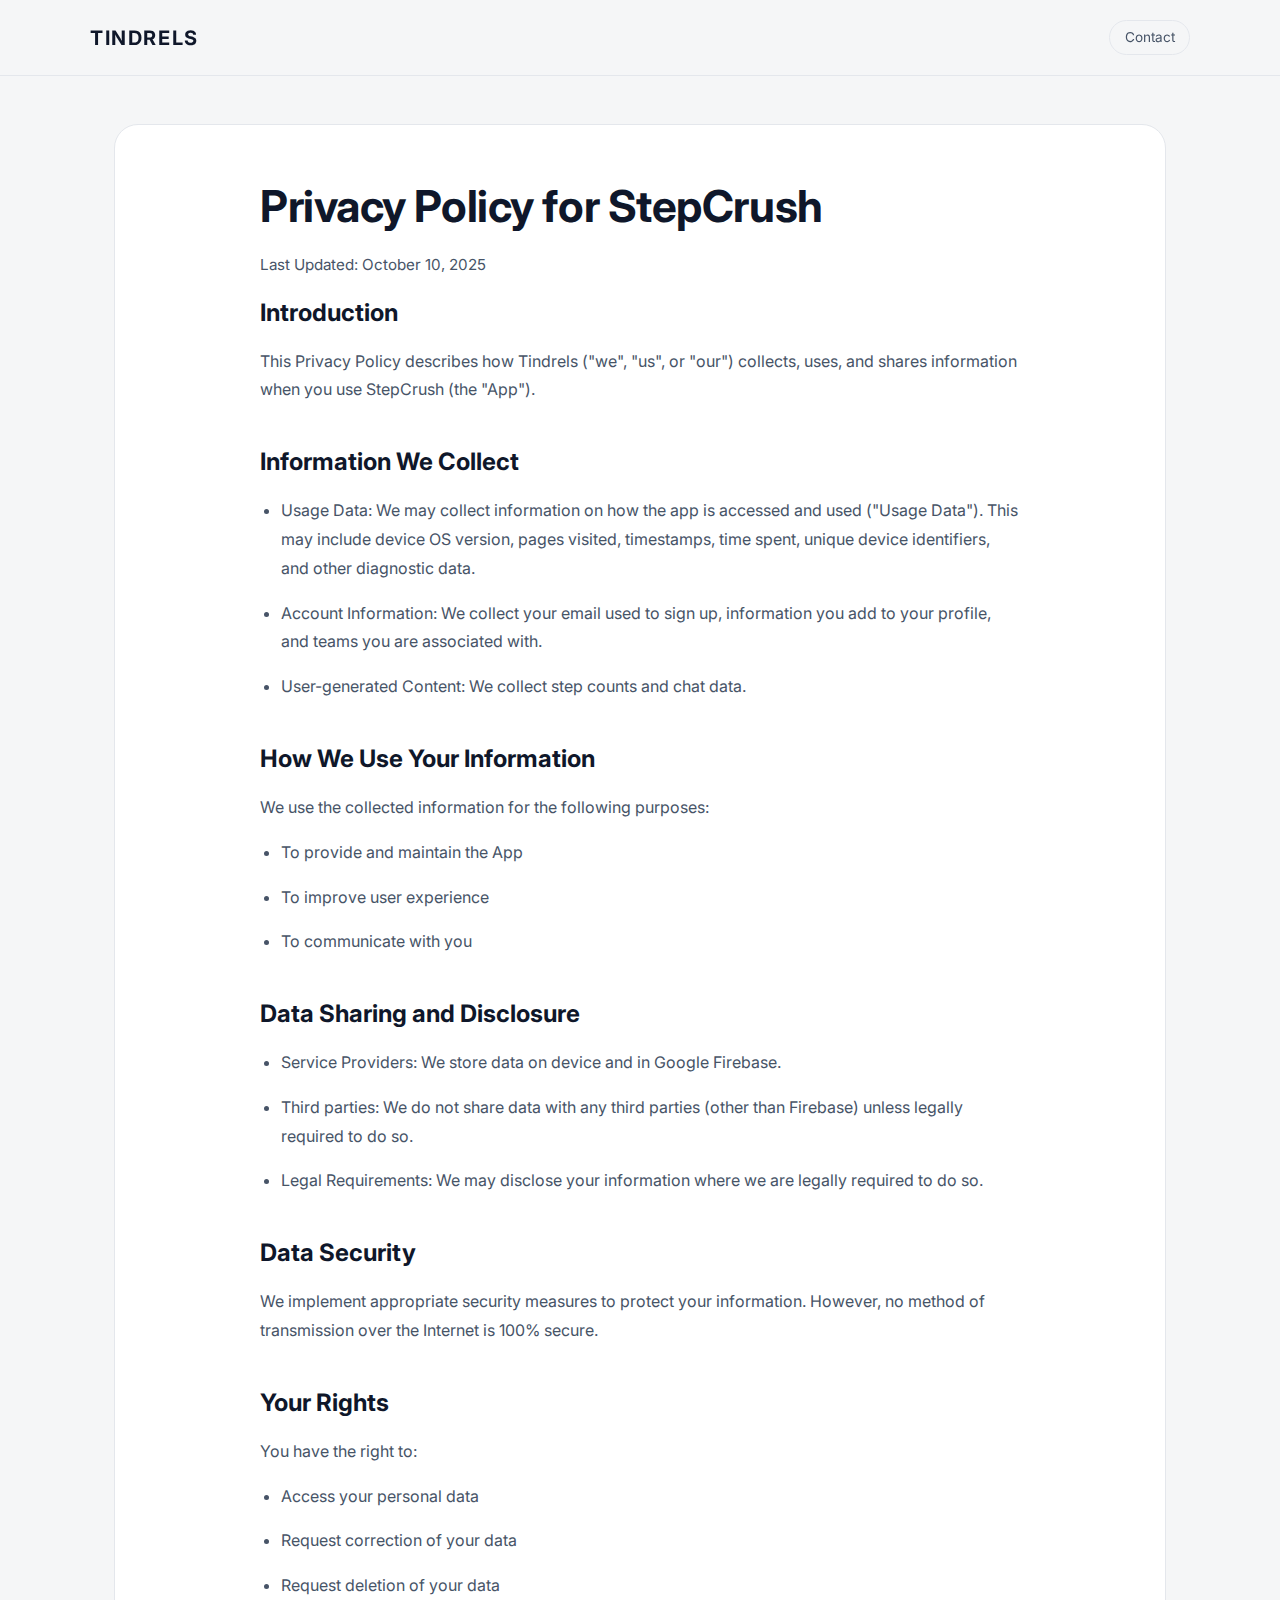
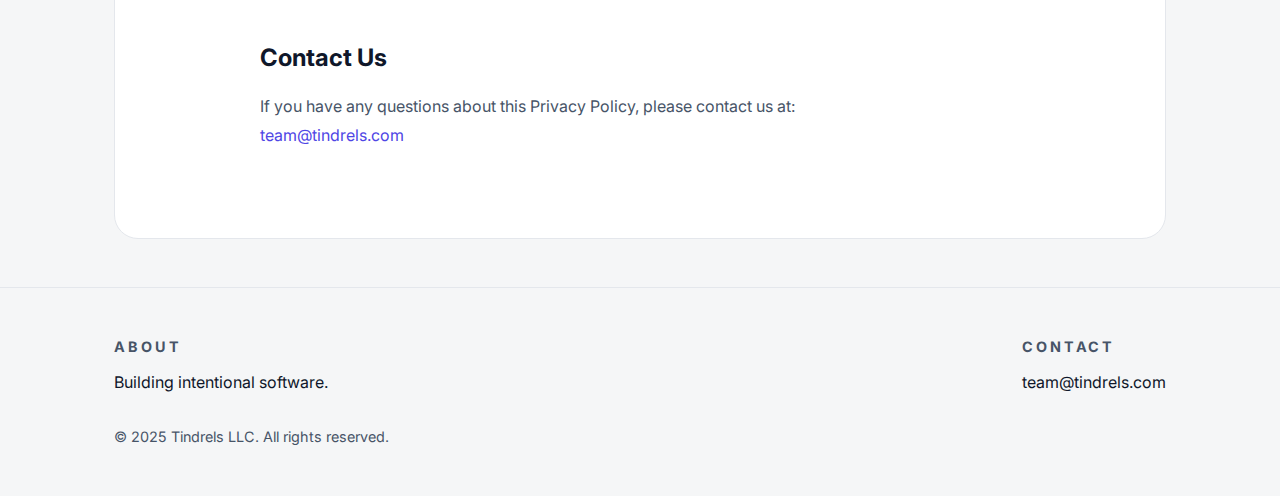
<file: privacy/osilate.html>
<!DOCTYPE html>
<html lang="en">

<head>
    <meta charset="UTF-8">
    <meta name="viewport" content="width=device-width, initial-scale=1.0">
    <meta name="description" content="Privacy Policy for StepCrush">
    <title>Privacy Policy - StepCrush | Tindrels</title>
    <link rel="stylesheet" href="../css/style.css">
    <link rel="stylesheet" href="../css/privacy.css">
</head>

<body>
    <header>
        <nav class="navbar">
            <div class="container nav-inner">
                <div class="logo">
                    <a href="../index.html">
                        <h1>Tindrels</h1>
                    </a>
                </div>
                <a class="nav-pill" href="mailto:team@tindrels.com">Contact</a>
            </div>
        </nav>
    </header>

    <main>
        <section>
            <div class="container">
                <div class="privacy-shell">
                    <article class="privacy-policy">
                        <h1>Privacy Policy for StepCrush</h1>
                        <p class="last-updated">Last Updated: October 10, 2025</p>

                        <section>
                            <h2>Introduction</h2>
                            <p>
                                This Privacy Policy describes how Tindrels ("we", "us", or "our") collects, uses,
                                and shares information when you use StepCrush (the "App").
                            </p>
                        </section>

                        <section>
                            <h2>Information We Collect</h2>
                            <ul>
                                <li>Usage Data: We may collect information on how the app is accessed and used ("Usage
                                    Data"). This may include device OS version, pages visited, timestamps, time spent,
                                    unique device identifiers, and other diagnostic data.</li>
                                <li>Account Information: We collect your email used to sign up, information you add to
                                    your profile, and teams you are associated with.</li>
                                <li>User-generated Content: We collect step counts and chat data.</li>
                            </ul>
                        </section>

                        <section>
                            <h2>How We Use Your Information</h2>
                            <p>We use the collected information for the following purposes:</p>
                            <ul>
                                <li>To provide and maintain the App</li>
                                <li>To improve user experience</li>
                                <li>To communicate with you</li>
                            </ul>
                        </section>

                        <section>
                            <h2>Data Sharing and Disclosure</h2>
                            <ul>
                                <li>Service Providers: We store data on device and in Google Firebase.</li>
                                <li>Third parties: We do not share data with any third parties (other than Firebase)
                                    unless legally required to do so.</li>
                                <li>Legal Requirements: We may disclose your information where we are legally required
                                    to do so.</li>
                            </ul>
                        </section>

                        <section>
                            <h2>Data Security</h2>
                            <p>
                                We implement appropriate security measures to protect your information.
                                However, no method of transmission over the Internet is 100% secure.
                            </p>
                        </section>

                        <section>
                            <h2>Your Rights</h2>
                            <p>You have the right to:</p>
                            <ul>
                                <li>Access your personal data</li>
                                <li>Request correction of your data</li>
                                <li>Request deletion of your data</li>
                            </ul>
                        </section>

                        <section>
                            <h2>Contact Us</h2>
                            <p>
                                If you have any questions about this Privacy Policy, please contact us at:
                                <br>
                                <a href="mailto:team@tindrels.com">team@tindrels.com</a>
                            </p>
                        </section>
                    </article>
                </div>
            </div>
        </section>
    </main>

    <footer>
        <div class="container">
            <div class="footer-content">
                <div class="footer-section">
                    <h4>About</h4>
                    <p>Building intentional software.</p>
                </div>
                <div class="footer-section">
                    <h4>Contact</h4>
                    <p>
                        <a href="mailto:team@tindrels.com">team@tindrels.com</a>
                    </p>
                </div>
            </div>
            <div class="footer-bottom">
                <p>&copy; 2025 Tindrels LLC. All rights reserved.</p>
            </div>
        </div>
    </footer>
</body>

</html>
</file>
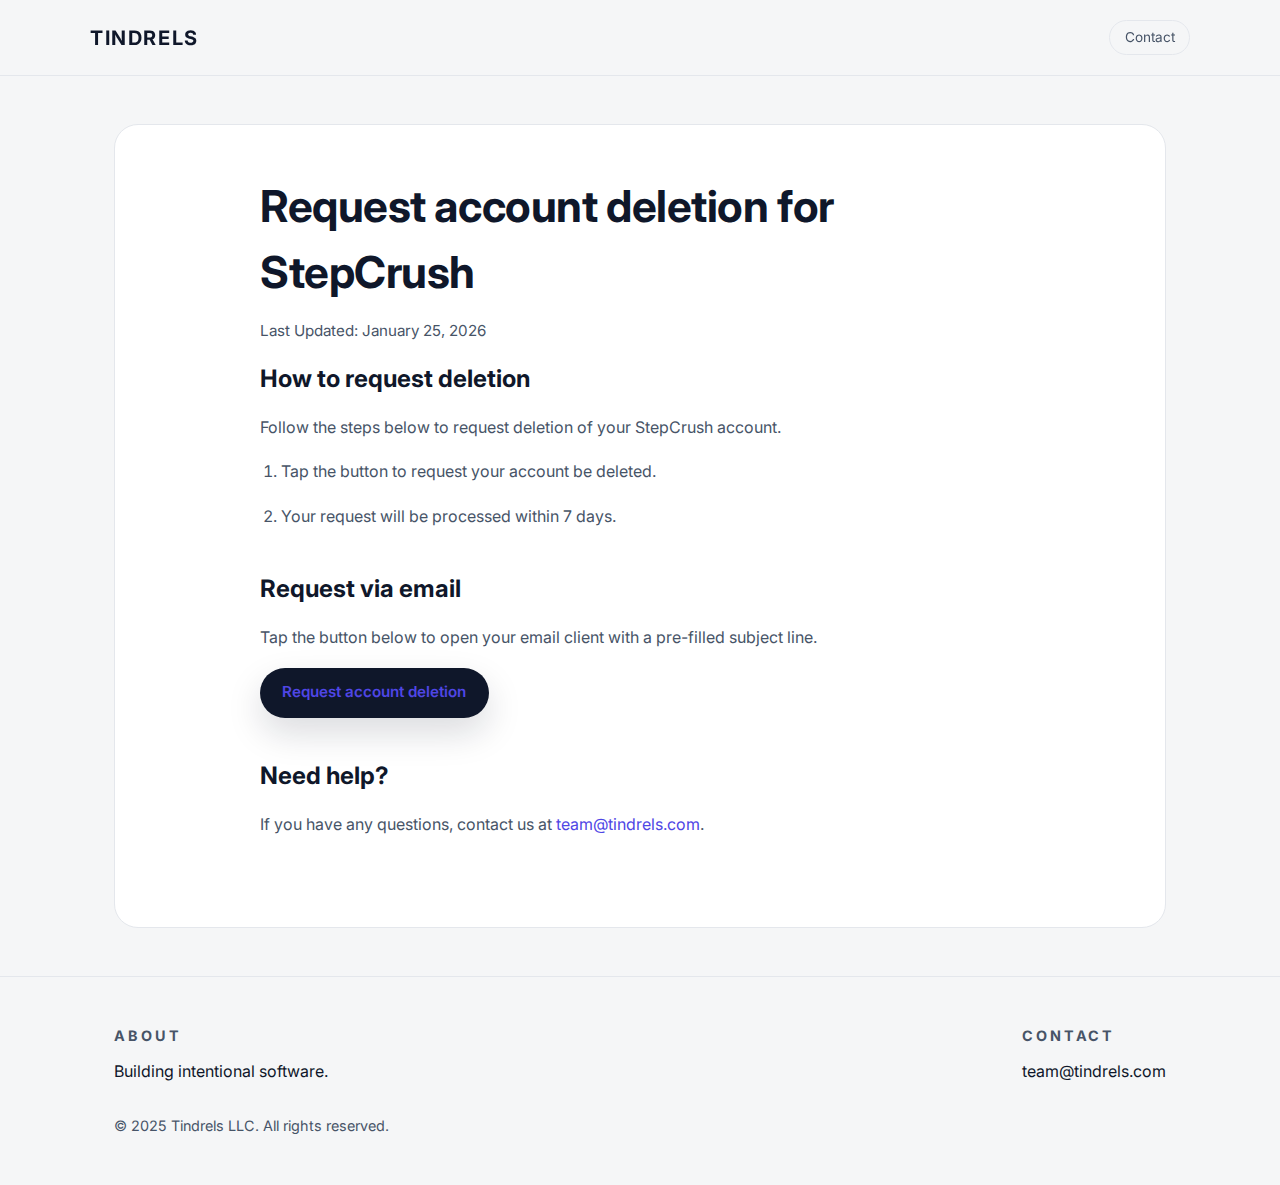
<file: privacy/stepcrush-delete.html>
<!DOCTYPE html>
<html lang="en">

<head>
    <meta charset="UTF-8">
    <meta name="viewport" content="width=device-width, initial-scale=1.0">
    <meta name="description" content="Request account deletion for StepCrush">
    <title>Account Deletion Request - StepCrush | Tindrels</title>
    <link rel="stylesheet" href="../css/style.css">
    <link rel="stylesheet" href="../css/privacy.css">
</head>

<body>
    <header>
        <nav class="navbar">
            <div class="container nav-inner">
                <div class="logo">
                    <a href="../index.html">
                        <h1>Tindrels</h1>
                    </a>
                </div>
                <a class="nav-pill" href="mailto:team@tindrels.com">Contact</a>
            </div>
        </nav>
    </header>

    <main>
        <section>
            <div class="container">
                <div class="privacy-shell">
                    <article class="privacy-policy">
                        <h1>Request account deletion for StepCrush</h1>
                        <p class="last-updated">Last Updated: January 25, 2026</p>

                        <section>
                            <h2>How to request deletion</h2>
                            <p>Follow the steps below to request deletion of your StepCrush account.</p>
                            <ol>
                                <li>Tap the button to request your account be deleted.</li>
                                <li>Your request will be processed within 7 days.</li>
                            </ol>
                        </section>

                        <section>
                            <h2>Request via email</h2>
                            <p>
                                Tap the button below to open your email client with a pre-filled subject line.
                            </p>
                            <a class="button-primary"
                                href="mailto:team@tindrels.com?subject=StepCrush%3A%20Account%20deletion%20request">
                                Request account deletion
                            </a>
                        </section>

                        <section>
                            <h2>Need help?</h2>
                            <p>
                                If you have any questions, contact us at
                                <a href="mailto:team@tindrels.com">team@tindrels.com</a>.
                            </p>
                        </section>
                    </article>
                </div>
            </div>
        </section>
    </main>

    <footer>
        <div class="container">
            <div class="footer-content">
                <div class="footer-section">
                    <h4>About</h4>
                    <p>Building intentional software.</p>
                </div>
                <div class="footer-section">
                    <h4>Contact</h4>
                    <p>
                        <a href="mailto:team@tindrels.com">team@tindrels.com</a>
                    </p>
                </div>
            </div>
            <div class="footer-bottom">
                <p>&copy; 2025 Tindrels LLC. All rights reserved.</p>
            </div>
        </div>
    </footer>
</body>

</html>
</file>
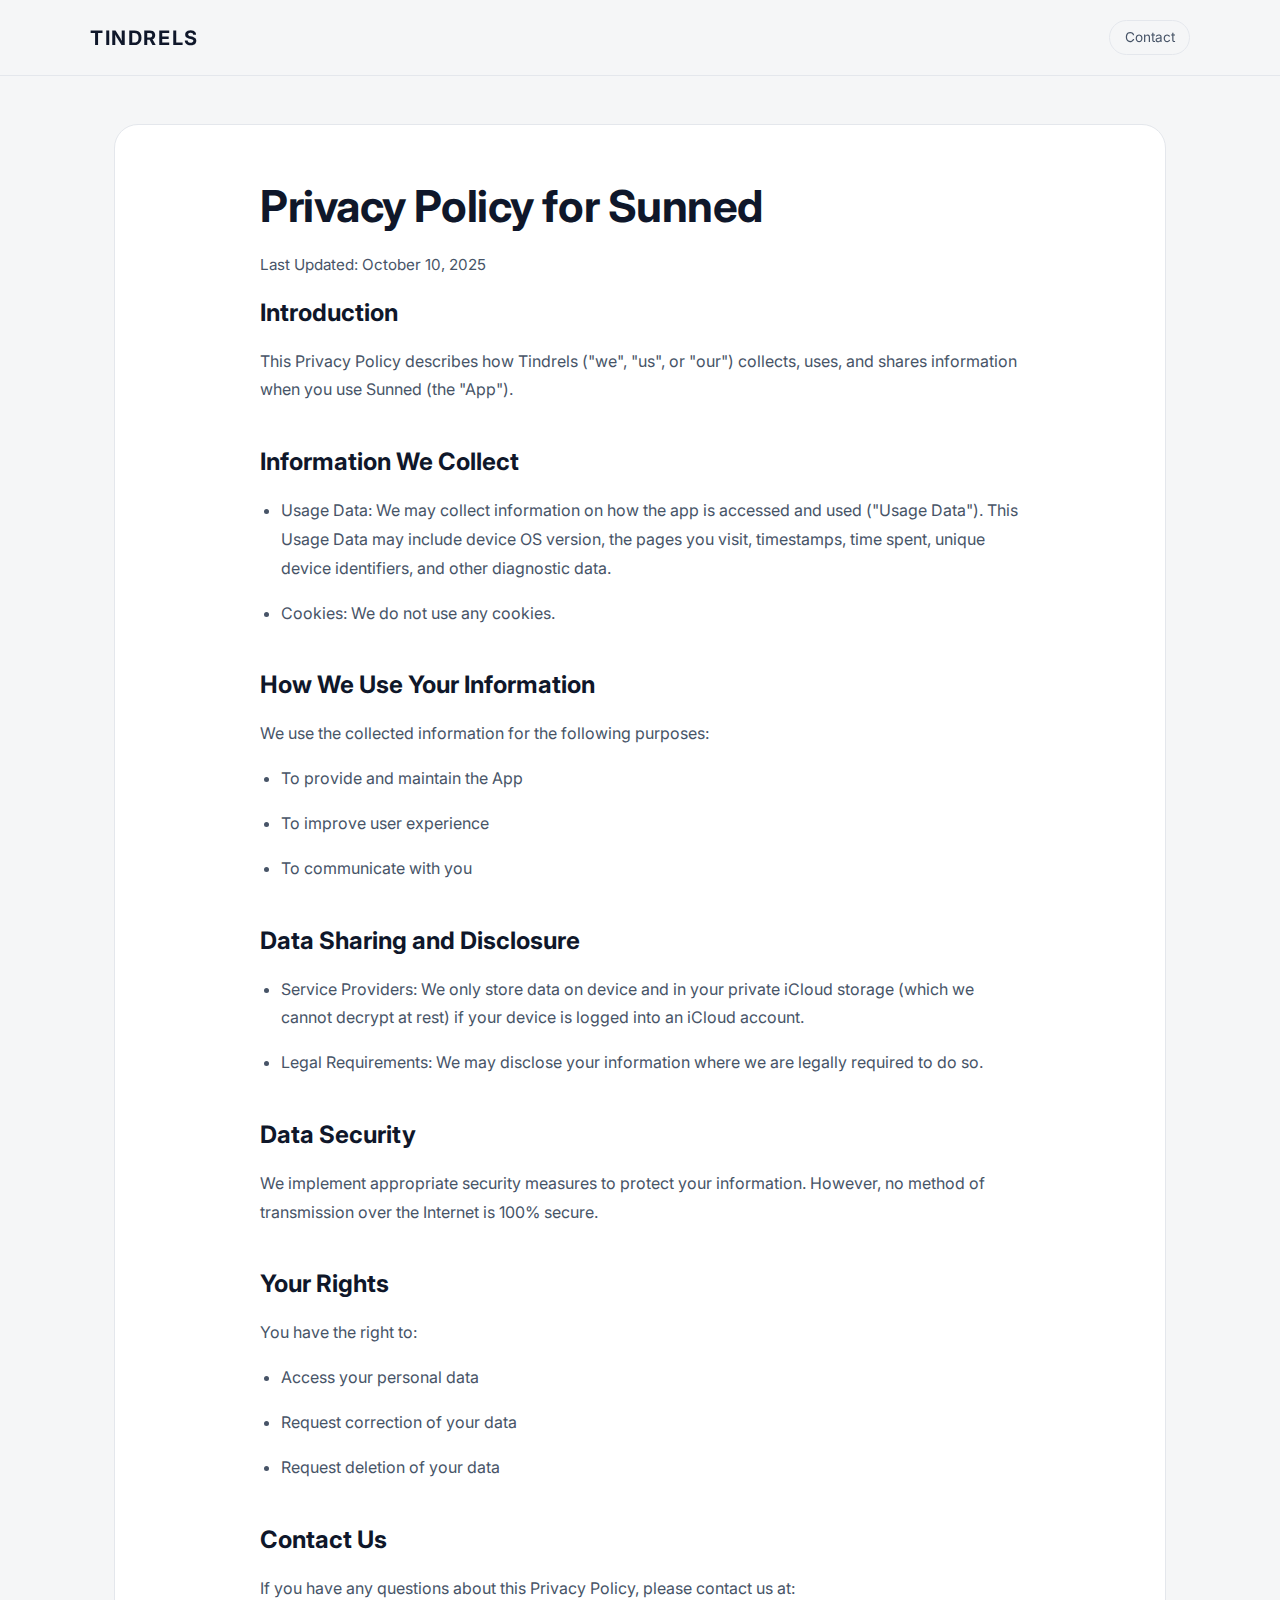
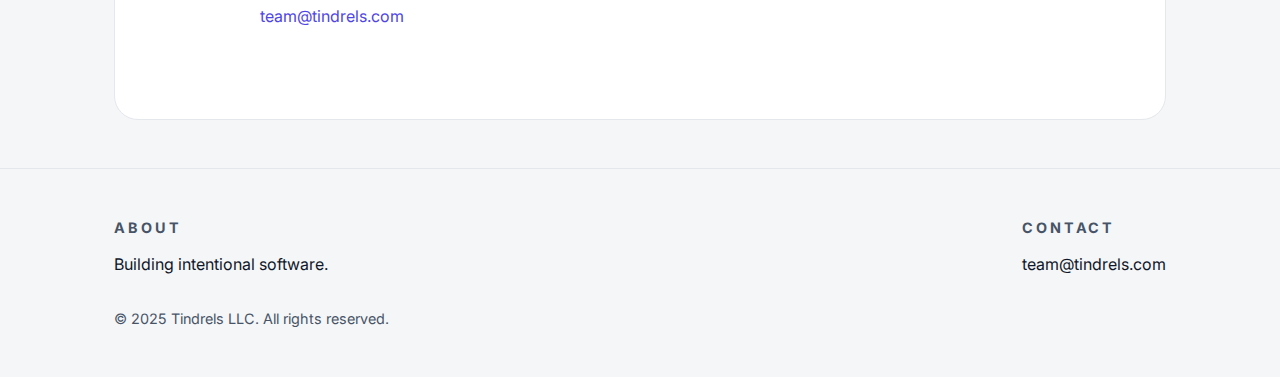
<file: privacy/sunned.html>
<!DOCTYPE html>
<html lang="en">

<head>
    <meta charset="UTF-8">
    <meta name="viewport" content="width=device-width, initial-scale=1.0">
    <meta name="description" content="Privacy Policy for Sunned">
    <title>Privacy Policy - Sunned | Tindrels</title>
    <link rel="stylesheet" href="../css/style.css">
    <link rel="stylesheet" href="../css/privacy.css">
</head>

<body>
    <header>
        <nav class="navbar">
            <div class="container nav-inner">
                <div class="logo">
                    <a href="../index.html">
                        <h1>Tindrels</h1>
                    </a>
                </div>
                <a class="nav-pill" href="mailto:team@tindrels.com">Contact</a>
            </div>
        </nav>
    </header>

    <main>
        <section>
            <div class="container">
                <div class="privacy-shell">
                    <article class="privacy-policy">
                        <h1>Privacy Policy for Sunned</h1>
                        <p class="last-updated">Last Updated: October 10, 2025</p>

                        <section>
                            <h2>Introduction</h2>
                            <p>
                                This Privacy Policy describes how Tindrels ("we", "us", or "our") collects, uses,
                                and shares information when you use Sunned (the "App").
                            </p>
                        </section>

                        <section>
                            <h2>Information We Collect</h2>
                            <ul>
                                <li>Usage Data: We may collect information on how the app is accessed and used ("Usage
                                    Data"). This Usage Data may include device OS version, the pages you visit,
                                    timestamps, time spent, unique device identifiers, and other diagnostic data.</li>
                                <li>Cookies: We do not use any cookies.</li>
                            </ul>
                        </section>

                        <section>
                            <h2>How We Use Your Information</h2>
                            <p>We use the collected information for the following purposes:</p>
                            <ul>
                                <li>To provide and maintain the App</li>
                                <li>To improve user experience</li>
                                <li>To communicate with you</li>
                            </ul>
                        </section>

                        <section>
                            <h2>Data Sharing and Disclosure</h2>
                            <ul>
                                <li>Service Providers: We only store data on device and in your private iCloud storage
                                    (which we cannot decrypt at rest) if your device is logged into an iCloud account.
                                </li>
                                <li>Legal Requirements: We may disclose your information where we are legally required
                                    to do so.</li>
                            </ul>
                        </section>

                        <section>
                            <h2>Data Security</h2>
                            <p>
                                We implement appropriate security measures to protect your information.
                                However, no method of transmission over the Internet is 100% secure.
                            </p>
                        </section>

                        <section>
                            <h2>Your Rights</h2>
                            <p>You have the right to:</p>
                            <ul>
                                <li>Access your personal data</li>
                                <li>Request correction of your data</li>
                                <li>Request deletion of your data</li>
                            </ul>
                        </section>

                        <section>
                            <h2>Contact Us</h2>
                            <p>
                                If you have any questions about this Privacy Policy, please contact us at:
                                <br>
                                <a href="mailto:team@tindrels.com">team@tindrels.com</a>
                            </p>
                        </section>
                    </article>
                </div>
            </div>
        </section>
    </main>

    <footer>
        <div class="container">
            <div class="footer-content">
                <div class="footer-section">
                    <h4>About</h4>
                    <p>Building intentional software.</p>
                </div>
                <div class="footer-section">
                    <h4>Contact</h4>
                    <p>
                        <a href="mailto:team@tindrels.com">team@tindrels.com</a>
                    </p>
                </div>
            </div>
            <div class="footer-bottom">
                <p>&copy; 2025 Tindrels LLC. All rights reserved.</p>
            </div>
        </div>
    </footer>
</body>

</html>
</file>
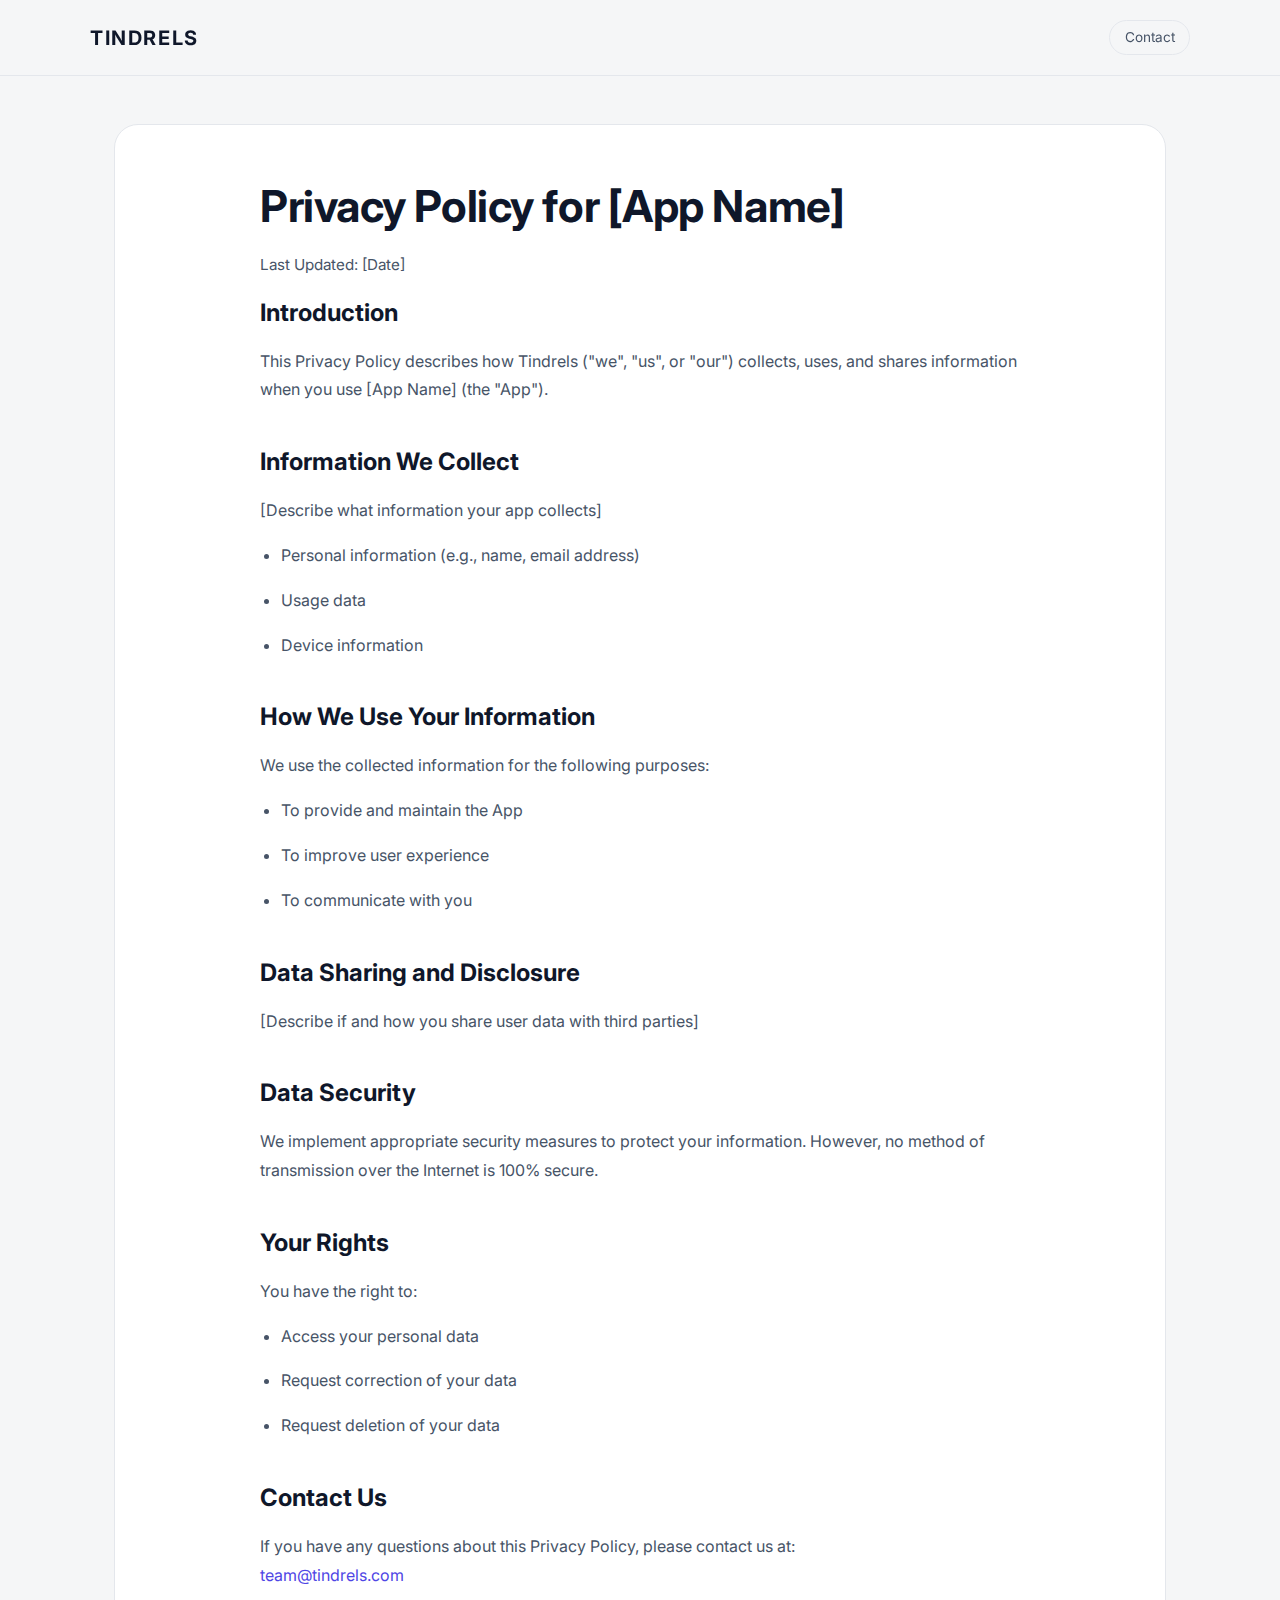
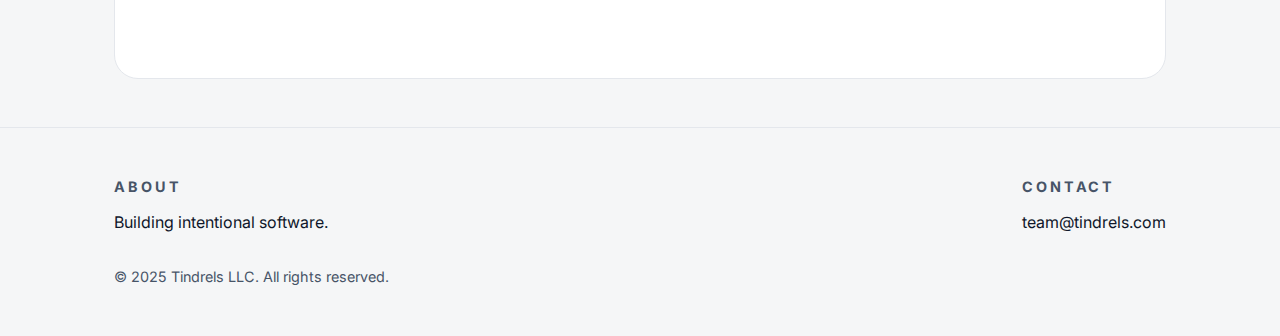
<file: privacy/template.html>
<!DOCTYPE html>
<html lang="en">

<head>
    <meta charset="UTF-8">
    <meta name="viewport" content="width=device-width, initial-scale=1.0">
    <meta name="description" content="Privacy Policy for [App Name]">
    <title>Privacy Policy - [App Name] | Tindrels</title>
    <link rel="stylesheet" href="../css/style.css">
    <link rel="stylesheet" href="../css/privacy.css">
</head>

<body>
    <header>
        <nav class="navbar">
            <div class="container nav-inner">
                <div class="logo">
                    <a href="../index.html">
                        <h1>Tindrels</h1>
                    </a>
                </div>
                <a class="nav-pill" href="mailto:team@tindrels.com">Contact</a>
            </div>
        </nav>
    </header>

    <main>
        <section>
            <div class="container">
                <div class="privacy-shell">
                    <article class="privacy-policy">
                        <h1>Privacy Policy for [App Name]</h1>
                        <p class="last-updated">Last Updated: [Date]</p>

                        <section>
                            <h2>Introduction</h2>
                            <p>
                                This Privacy Policy describes how Tindrels ("we", "us", or "our") collects, uses,
                                and shares information when you use [App Name] (the "App").
                            </p>
                        </section>

                        <section>
                            <h2>Information We Collect</h2>
                            <p>[Describe what information your app collects]</p>
                            <ul>
                                <li>Personal information (e.g., name, email address)</li>
                                <li>Usage data</li>
                                <li>Device information</li>
                            </ul>
                        </section>

                        <section>
                            <h2>How We Use Your Information</h2>
                            <p>We use the collected information for the following purposes:</p>
                            <ul>
                                <li>To provide and maintain the App</li>
                                <li>To improve user experience</li>
                                <li>To communicate with you</li>
                            </ul>
                        </section>

                        <section>
                            <h2>Data Sharing and Disclosure</h2>
                            <p>[Describe if and how you share user data with third parties]</p>
                        </section>

                        <section>
                            <h2>Data Security</h2>
                            <p>
                                We implement appropriate security measures to protect your information.
                                However, no method of transmission over the Internet is 100% secure.
                            </p>
                        </section>

                        <section>
                            <h2>Your Rights</h2>
                            <p>You have the right to:</p>
                            <ul>
                                <li>Access your personal data</li>
                                <li>Request correction of your data</li>
                                <li>Request deletion of your data</li>
                            </ul>
                        </section>

                        <section>
                            <h2>Contact Us</h2>
                            <p>
                                If you have any questions about this Privacy Policy, please contact us at:
                                <br>
                                <a href="mailto:team@tindrels.com">team@tindrels.com</a>
                            </p>
                        </section>
                    </article>
                </div>
            </div>
        </section>
    </main>

    <footer>
        <div class="container">
            <div class="footer-content">
                <div class="footer-section">
                    <h4>About</h4>
                    <p>Building intentional software.</p>
                </div>
                <div class="footer-section">
                    <h4>Contact</h4>
                    <p>
                        <a href="mailto:team@tindrels.com">team@tindrels.com</a>
                    </p>
                </div>
            </div>
            <div class="footer-bottom">
                <p>&copy; 2025 Tindrels LLC. All rights reserved.</p>
            </div>
        </div>
    </footer>
</body>

</html>
</file>
<file: css/privacy.css>
/* Privacy Policy Page Styles */

.privacy-shell {
    background: var(--surface);
    border: 1px solid var(--line);
    border-radius: 24px;
    padding: clamp(2rem, 6vw, 3rem);
    margin: clamp(1.5rem, 4vw, 3rem) auto;
}

.privacy-policy {
    max-width: 760px;
    margin: 0 auto;
}

.privacy-policy h1 {
    font-size: clamp(2rem, 4vw, 2.75rem);
    color: var(--ink);
    margin-bottom: 0.75rem;
    letter-spacing: -0.01em;
}

.last-updated {
    color: var(--muted);
    font-size: 0.95rem;
    margin-bottom: 2.5rem;
}

.privacy-policy section {
    margin-bottom: 2.5rem;
}

.privacy-policy h2 {
    font-size: 1.5rem;
    color: var(--ink);
    margin-bottom: 1rem;
}

.privacy-policy p,
.privacy-policy li {
    color: var(--muted);
    line-height: 1.8;
    margin-bottom: 1rem;
}

.privacy-policy ul,
.privacy-policy ol {
    margin-left: 1.3rem;
}

.privacy-policy a {
    color: var(--accent);
    text-decoration: none;
}

.privacy-policy a:hover {
    text-decoration: underline;
}

@media (max-width: 640px) {
    .privacy-shell {
        padding: 1.5rem;
    }
}
</file>
<file: css/style.css>
@import url('https://fonts.googleapis.com/css2?family=Inter:wght@400;500;600&display=swap');

/* Base reset */
* {
    margin: 0;
    padding: 0;
    box-sizing: border-box;
}

:root {
    --page: #f5f6f7;
    --surface: #ffffff;
    --ink: #0f172a;
    --muted: #475467;
    --line: #e4e7ec;
    --accent: #4f46e5;
    --accent-light: #eef2ff;
}

body {
    font-family: "Inter", "SF Pro Display", -apple-system, BlinkMacSystemFont, "Segoe UI", sans-serif;
    background: var(--page);
    color: var(--ink);
    line-height: 1.5;
    min-height: 100vh;
    -webkit-font-smoothing: antialiased;
}

a {
    color: inherit;
    text-decoration: none;
}

.container {
    width: min(1100px, 100%);
    margin: 0 auto;
    padding: 0 1.5rem;
}

/* Navigation */
.navbar {
    position: sticky;
    top: 0;
    width: 100%;
    background: rgba(245, 246, 247, 0.85);
    border-bottom: 1px solid var(--line);
    backdrop-filter: blur(16px);
    z-index: 10;
}

.nav-inner {
    display: flex;
    align-items: center;
    justify-content: space-between;
    padding: 1.25rem 0;
}

.logo h1 {
    font-size: 1.25rem;
    letter-spacing: 0.08em;
    text-transform: uppercase;
    color: var(--ink);
}

.nav-pill {
    font-size: 0.85rem;
    padding: 0.4rem 0.9rem;
    border-radius: 999px;
    border: 1px solid var(--line);
    color: var(--muted);
}

/* Hero */
.hero {
    padding: clamp(4rem, 12vw, 7.5rem) 0;
}

.hero-grid {
    display: grid;
    gap: 2.5rem;
    grid-template-columns: repeat(auto-fit, minmax(280px, 1fr));
    align-items: center;
}

.eyebrow {
    display: inline-flex;
    align-items: center;
    gap: 0.4rem;
    padding: 0.35rem 0.9rem;
    border-radius: 999px;
    background: var(--accent-light);
    color: var(--accent);
    font-size: 0.85rem;
    font-weight: 600;
}

.hero h2 {
    font-size: clamp(2.6rem, 6vw, 3.8rem);
    font-weight: 600;
    letter-spacing: -0.02em;
    margin: 1.5rem 0 1rem;
}

.hero p {
    color: var(--muted);
    font-size: 1.1rem;
    max-width: 40ch;
}

.hero-card {
    background: var(--surface);
    border: 1px solid var(--line);
    border-radius: 18px;
    padding: 2rem;
    box-shadow: 0 20px 60px rgba(15, 23, 42, 0.08);
}

.hero-card span {
    display: block;
    font-size: 0.85rem;
    text-transform: uppercase;
    letter-spacing: 0.2em;
    color: var(--muted);
    margin-bottom: 1.25rem;
}

.hero-card h3 {
    font-size: 1.5rem;
    margin-bottom: 0.75rem;
}

.hero-card p {
    font-size: 1rem;
}

.hero-card-list {
    list-style: none;
    padding: 0;
    margin-top: 1.5rem;
    display: flex;
    flex-direction: column;
    gap: 0.6rem;
    color: var(--muted);
    font-size: 0.95rem;
}

.hero-card-list li {
    display: flex;
    align-items: center;
    gap: 0.5rem;
}

.hero-card-list li::before {
    content: "";
    width: 0.4rem;
    height: 0.4rem;
    border-radius: 999px;
    background: var(--accent);
    display: inline-block;
}

.hero-actions {
    display: flex;
    flex-wrap: wrap;
    gap: 0.85rem;
    margin-top: 2.5rem;
}

.button-primary,
.button-ghost {
    border-radius: 999px;
    padding: 0.85rem 1.4rem;
    font-weight: 600;
    font-size: 0.95rem;
    display: inline-flex;
    align-items: center;
    gap: 0.5rem;
    transition: transform 0.2s ease, box-shadow 0.2s ease;
}

.button-primary {
    background: var(--ink);
    color: var(--surface);
    box-shadow: 0 15px 35px rgba(15, 23, 42, 0.15);
}

.button-primary:hover {
    transform: translateY(-2px);
}

.button-ghost {
    border: 1px solid var(--line);
    color: var(--ink);
}

.button-ghost:hover {
    transform: translateY(-2px);
}

/* Apps */
.apps {
    padding: 4.5rem 0 5.5rem;
}

.section-heading {
    display: flex;
    flex-wrap: wrap;
    align-items: baseline;
    justify-content: space-between;
    margin-bottom: 2.5rem;
    gap: 1rem;
}

.section-heading h3 {
    font-size: 1.6rem;
    letter-spacing: -0.01em;
}

.section-heading p {
    color: var(--muted);
}

.apps-grid {
    display: grid;
    grid-template-columns: repeat(auto-fit, minmax(260px, 1fr));
    gap: 1.5rem;
}

.app-card {
    background: var(--surface);
    border: 1px solid var(--line);
    border-radius: 16px;
    padding: 1.75rem;
    display: flex;
    flex-direction: column;
    gap: 1.25rem;
    transition: transform 0.25s ease, border-color 0.25s ease;
}

.app-card:hover {
    transform: translateY(-4px);
    border-color: var(--accent);
}

.app-icon {
    width: 3.5rem;
    height: 3.5rem;
    border-radius: 1rem;
    background: var(--accent-light);
    color: var(--accent);
    display: grid;
    place-items: center;
}

.app-icon svg {
    width: 2.25rem;
    height: 2.25rem;
    stroke: currentColor;
    stroke-width: 1.6;
    stroke-linecap: round;
    stroke-linejoin: round;
}

.app-icon svg [fill] {
    fill: currentColor;
    stroke: none;
}

.app-card h4 {
    font-size: 1.25rem;
}

.app-card p {
    color: var(--muted);
    flex: 1;
}

.app-links {
    display: flex;
    flex-direction: column;
    gap: 0.65rem;
}

.store-links-row {
    display: flex;
    align-items: center;
    gap: 0.45rem;
}

.hero-store-links {
    margin-top: 1.15rem;
    flex-wrap: wrap;
}

.store-links-row .store-badge-link img {
    height: 44px;
    width: auto;
}

.store-links-row .store-badge-link img.play-store-badge {
    height: 66px;
    margin: -11px 0;
}

.hero-store-links.store-links-row .store-badge-link img {
    height: 44px;
    width: auto;
}

.hero-store-links.store-links-row .store-badge-link img.play-store-badge {
    height: 66px;
    margin: -11px 0;
}

.store-badge-link {
    display: inline-flex;
    width: fit-content;
    border-radius: 12px;
    transition: transform 0.2s ease, box-shadow 0.2s ease;
}

.store-badge-link:hover {
    transform: translateY(-2px);
}

.store-badge-link img {
    display: block;
    height: 52px;
    width: auto;
}

.privacy-link {
    font-size: 0.9rem;
    color: var(--muted);
}

.coming-soon-badge {
    border: 1px dashed var(--line);
    color: var(--muted);
    padding: 0.65rem 1rem;
    border-radius: 999px;
    text-align: center;
    font-weight: 600;
}

/* Footer */
footer {
    padding: 3rem 0;
    border-top: 1px solid var(--line);
}

.footer-content {
    display: flex;
    flex-wrap: wrap;
    justify-content: space-between;
    gap: 1.5rem;
}

.footer-section h4 {
    font-size: 0.9rem;
    text-transform: uppercase;
    letter-spacing: 0.2em;
    color: var(--muted);
    margin-bottom: 0.8rem;
}

.footer-section p,
.footer-section a {
    color: var(--ink);
}

.footer-bottom {
    margin-top: 2rem;
    color: var(--muted);
    font-size: 0.9rem;
}

/* Responsive tweaks */
@media (max-width: 640px) {
    .hero-card {
        padding: 1.75rem;
    }

    .store-links-row .store-badge-link img {
        height: 40px;
        width: auto;
    }

    .store-links-row .store-badge-link img.play-store-badge {
        height: 60px;
        margin: -10px 0;
    }

    .hero-store-links.store-links-row .store-badge-link img {
        height: 40px;
        width: auto;
    }

    .hero-store-links.store-links-row .store-badge-link img.play-store-badge {
        height: 60px;
        margin: -10px 0;
    }

    .footer-content {
        flex-direction: column;
    }
}
</file>
